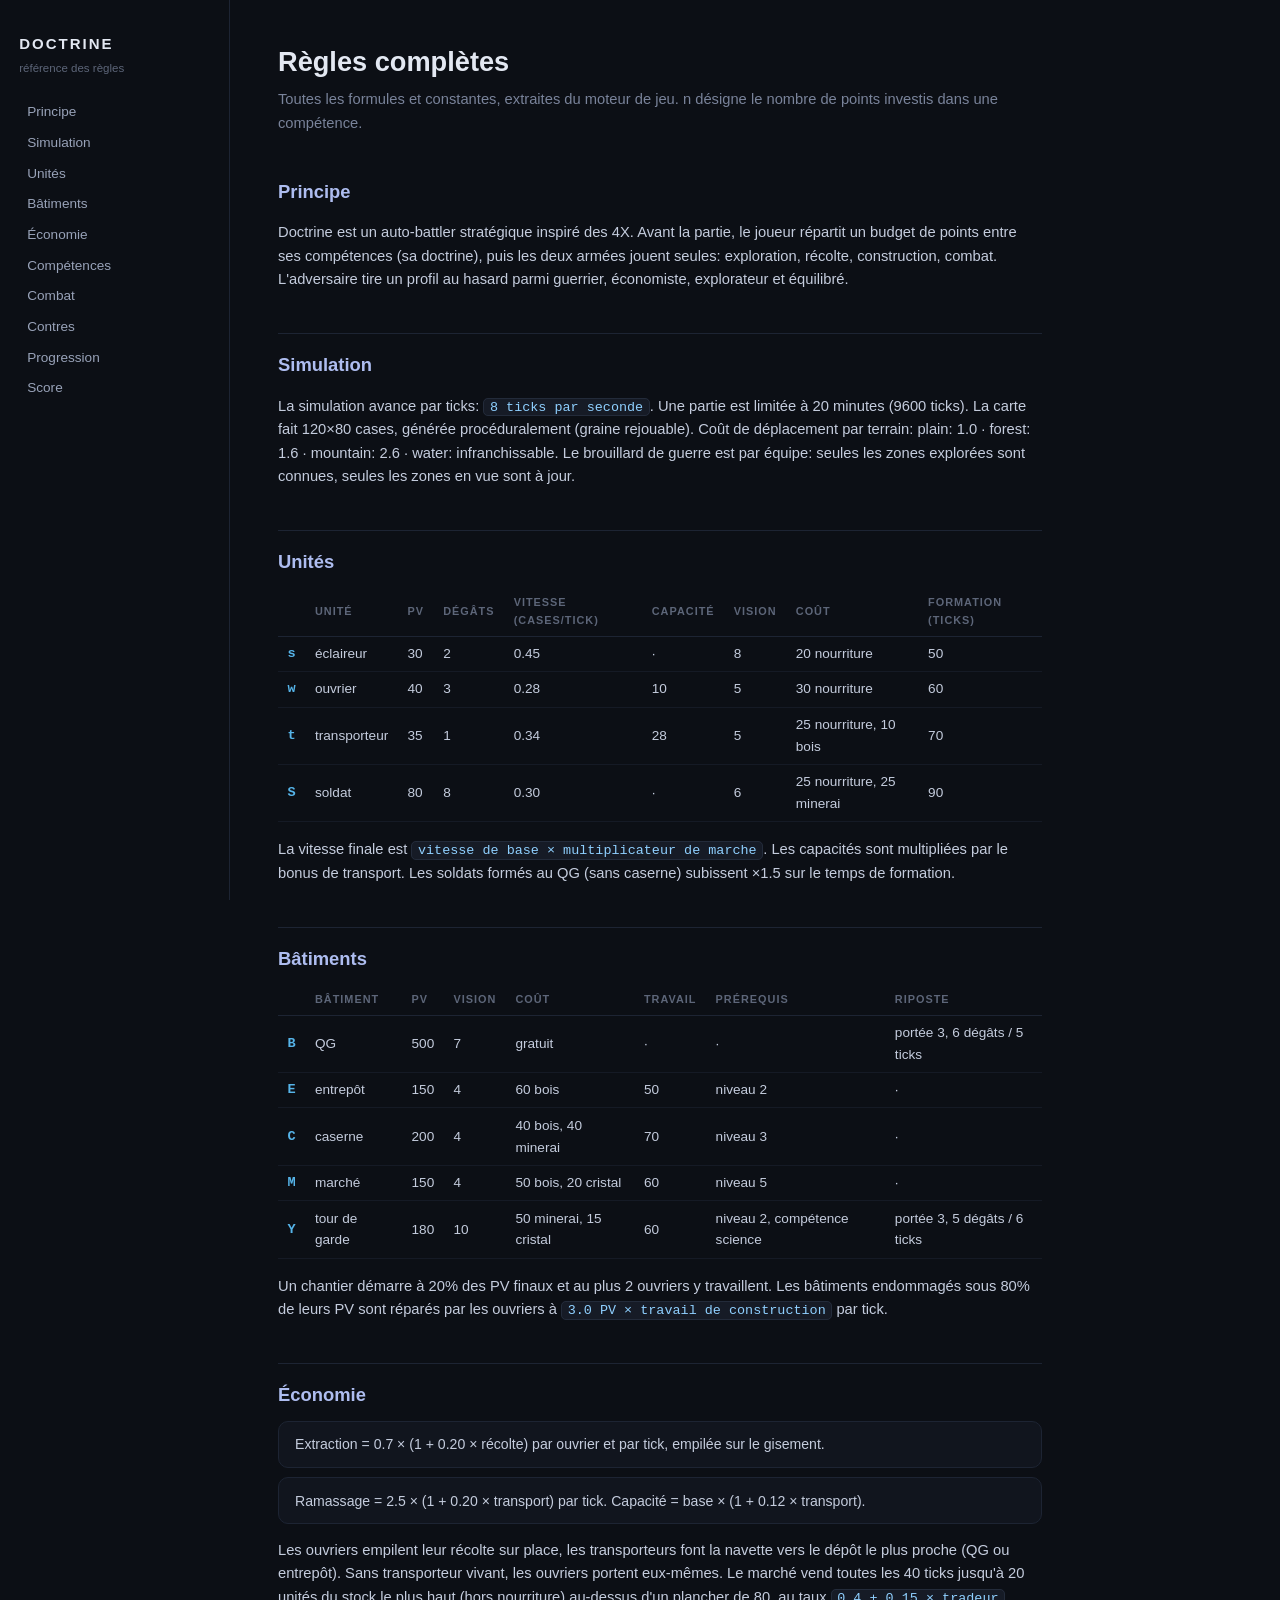
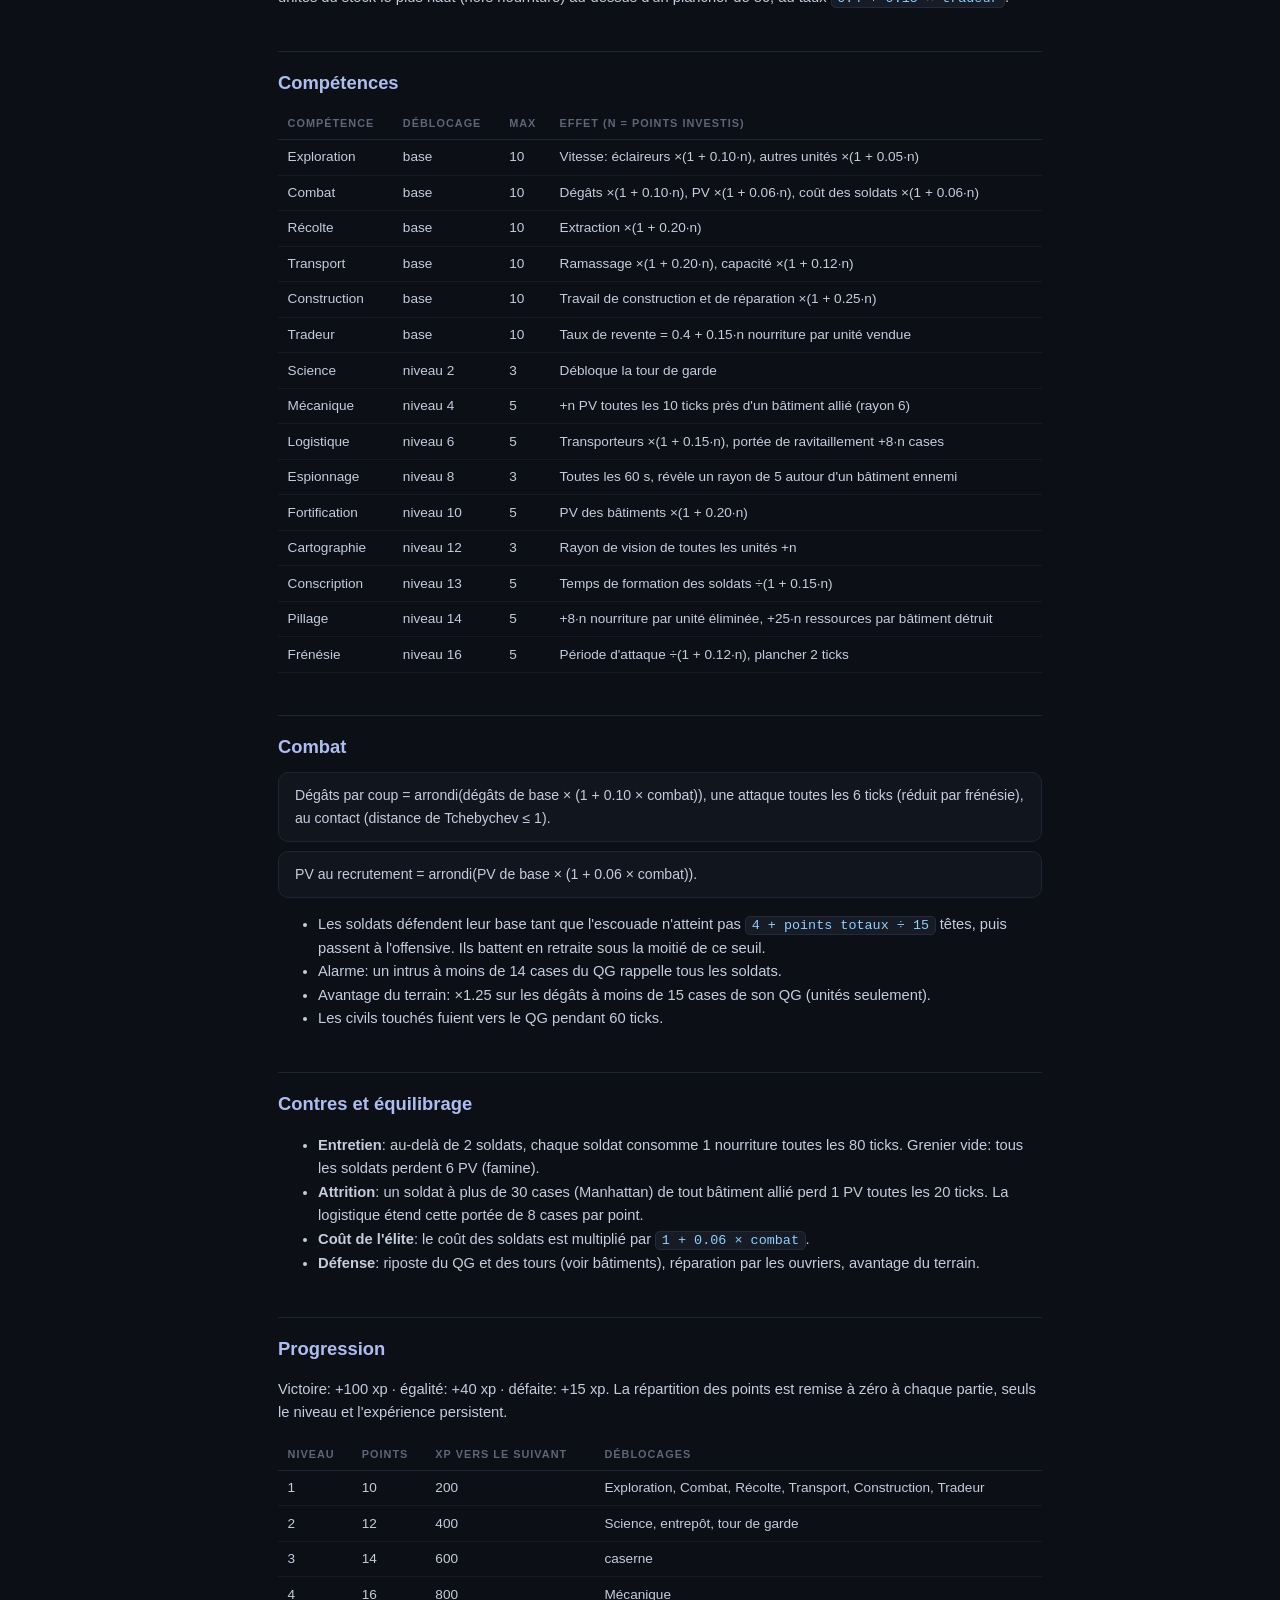
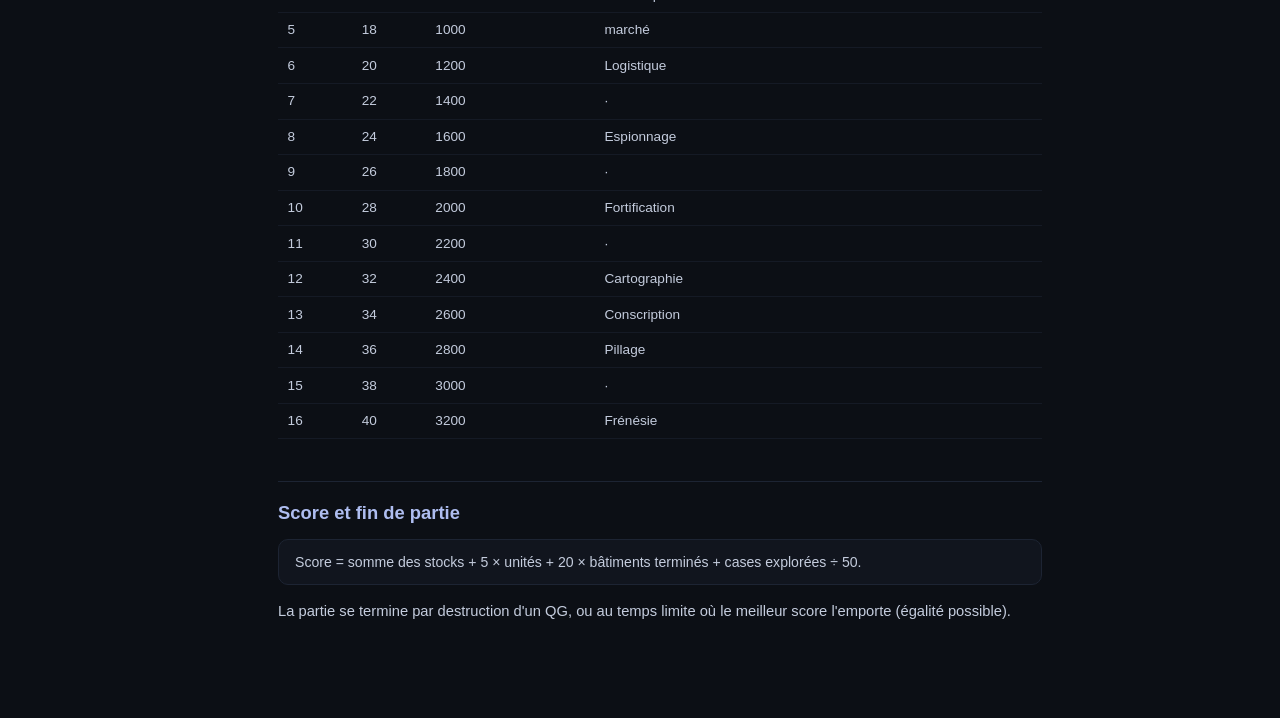
<file: docs/regles.html>
<!DOCTYPE html>
<html lang="fr">
<head>
<meta charset="utf-8">
<meta name="viewport" content="width=device-width, initial-scale=1">
<title>Doctrine · Règles complètes</title>
<style>
:root { color-scheme: dark; }
* { box-sizing: border-box; }
body {
  margin: 0; background: #0c0f15; color: #e3e8f2;
  font: 15px/1.6 -apple-system, BlinkMacSystemFont, "Segoe UI", sans-serif;
}
.layout { display: grid; grid-template-columns: 230px 1fr; min-height: 100vh; }
nav {
  border-right: 1px solid #1d2433; padding: 2rem 1.2rem;
  position: sticky; top: 0; height: 100vh; overflow-y: auto;
}
nav .brand { font-weight: 800; letter-spacing: 2px; margin-bottom: .2rem; }
nav .vtag { color: #5d6679; font-size: .72rem; margin-bottom: 1.2rem; }
nav a {
  display: block; color: #98a2b8; text-decoration: none;
  padding: .28rem .5rem; border-radius: 7px; font-size: .85rem;
}
nav a:hover { color: #56b4e9; background: rgba(86,180,233,.06); }
main { padding: 2.5rem 3rem 5rem; max-width: 860px; }
h1 { margin: 0 0 .3rem; font-size: 1.7rem; }
.sub { color: #79839a; margin: 0 0 2rem; }
h2 {
  margin: 2.6rem 0 .7rem; font-size: 1.15rem; color: #aebdf0;
  padding-top: 1rem; border-top: 1px solid #1d2433;
}
h2:first-of-type { border-top: none; padding-top: 0; }
p, li { color: #c4ccdd; font-size: .92rem; }
code {
  background: #161b26; border: 1px solid #232b3a; border-radius: 5px;
  padding: .05rem .35rem; font-size: .84rem; color: #8fd0ff;
}
table { border-collapse: collapse; width: 100%; margin: .7rem 0 1rem; }
th, td { padding: .4rem .6rem; text-align: left; font-size: .85rem; }
th {
  color: #5d6679; font-weight: 600; font-size: .68rem;
  text-transform: uppercase; letter-spacing: 1px;
  border-bottom: 1px solid #1d2433;
}
td { border-bottom: 1px solid #151a25; color: #c4ccdd; }
td.sym { color: #56b4e9; font-weight: 700; font-family: monospace; }
.formula {
  background: #11151e; border: 1px solid #1d2433; border-radius: 10px;
  padding: .7rem 1rem; margin: .6rem 0; font-size: .88rem; color: #c4ccdd;
}
.back { color: #56b4e9; text-decoration: none; font-size: .85rem; }
</style>
</head>
<body>
<div class="layout">
<nav>
<div class="brand">DOCTRINE</div>
<div class="vtag">référence des règles</div>
<a href="#principe">Principe</a><a href="#simulation">Simulation</a><a href="#unites">Unités</a><a href="#batiments">Bâtiments</a><a href="#economie">Économie</a><a href="#competences">Compétences</a><a href="#combat">Combat</a><a href="#contres">Contres</a><a href="#progression">Progression</a><a href="#score">Score</a>
</nav>
<main>
<h1>Règles complètes</h1>
<p class="sub">Toutes les formules et constantes, extraites du moteur de
jeu. n désigne le nombre de points investis dans une compétence.</p>

<h2 id="principe">Principe</h2>
<p>Doctrine est un auto-battler stratégique inspiré des 4X. Avant la
partie, le joueur répartit un budget de points entre ses compétences
(sa doctrine), puis les deux armées jouent seules: exploration, récolte,
construction, combat. L'adversaire tire un profil au hasard parmi
guerrier, économiste, explorateur et équilibré.</p>

<h2 id="simulation">Simulation</h2>
<p>La simulation avance par ticks: <code>8 ticks
par seconde</code>. Une partie est limitée à 20 minutes
(9600 ticks). La carte fait 120×80 cases,
générée procéduralement (graine rejouable). Coût de déplacement par
terrain: plain: 1.0 · forest: 1.6 · mountain: 2.6 · water: infranchissable. Le brouillard de guerre est par équipe: seules
les zones explorées sont connues, seules les zones en vue sont à jour.</p>

<h2 id="unites">Unités</h2>
<table><tr><th></th><th>Unité</th><th>PV</th><th>Dégâts</th><th>Vitesse (cases/tick)</th><th>Capacité</th><th>Vision</th><th>Coût</th><th>Formation (ticks)</th></tr><tr><td class="sym">s</td><td>éclaireur</td><td>30</td><td>2</td><td>0.45</td><td>·</td><td>8</td><td>20 nourriture</td><td>50</td></tr><tr><td class="sym">w</td><td>ouvrier</td><td>40</td><td>3</td><td>0.28</td><td>10</td><td>5</td><td>30 nourriture</td><td>60</td></tr><tr><td class="sym">t</td><td>transporteur</td><td>35</td><td>1</td><td>0.34</td><td>28</td><td>5</td><td>25 nourriture, 10 bois</td><td>70</td></tr><tr><td class="sym">S</td><td>soldat</td><td>80</td><td>8</td><td>0.30</td><td>·</td><td>6</td><td>25 nourriture, 25 minerai</td><td>90</td></tr></table>
<p>La vitesse finale est <code>vitesse de base × multiplicateur de
marche</code>. Les capacités sont multipliées par le bonus de transport.
Les soldats formés au QG (sans caserne) subissent ×1.5 sur le temps de
formation.</p>

<h2 id="batiments">Bâtiments</h2>
<table><tr><th></th><th>Bâtiment</th><th>PV</th><th>Vision</th><th>Coût</th><th>Travail</th><th>Prérequis</th><th>Riposte</th></tr><tr><td class="sym">B</td><td>QG</td><td>500</td><td>7</td><td>gratuit</td><td>·</td><td>·</td><td>portée 3, 6 dégâts / 5 ticks</td></tr><tr><td class="sym">E</td><td>entrepôt</td><td>150</td><td>4</td><td>60 bois</td><td>50</td><td>niveau 2</td><td>·</td></tr><tr><td class="sym">C</td><td>caserne</td><td>200</td><td>4</td><td>40 bois, 40 minerai</td><td>70</td><td>niveau 3</td><td>·</td></tr><tr><td class="sym">M</td><td>marché</td><td>150</td><td>4</td><td>50 bois, 20 cristal</td><td>60</td><td>niveau 5</td><td>·</td></tr><tr><td class="sym">Y</td><td>tour de garde</td><td>180</td><td>10</td><td>50 minerai, 15 cristal</td><td>60</td><td>niveau 2, compétence science</td><td>portée 3, 5 dégâts / 6 ticks</td></tr></table>
<p>Un chantier démarre à 20% des PV finaux et au plus
2 ouvriers y travaillent. Les bâtiments endommagés
sous 80% de leurs PV sont réparés par les ouvriers à
<code>3.0 PV × travail de construction</code> par tick.</p>

<h2 id="economie">Économie</h2>
<div class="formula">Extraction = 0.7 × (1 + 0.20 × récolte) par ouvrier
et par tick, empilée sur le gisement.</div>
<div class="formula">Ramassage = 2.5 × (1 + 0.20 × transport) par tick.
Capacité = base × (1 + 0.12 × transport).</div>
<p>Les ouvriers empilent leur récolte sur place, les transporteurs font
la navette vers le dépôt le plus proche (QG ou entrepôt). Sans
transporteur vivant, les ouvriers portent eux-mêmes. Le marché vend
toutes les 40 ticks jusqu'à 20
unités du stock le plus haut (hors nourriture) au-dessus d'un plancher de
80, au taux <code>0.4 + 0.15 × tradeur</code>.</p>

<h2 id="competences">Compétences</h2>
<table><tr><th>Compétence</th><th>Déblocage</th><th>Max</th><th>Effet (n = points investis)</th></tr><tr><td>Exploration</td><td>base</td><td>10</td><td>Vitesse: éclaireurs ×(1 + 0.10·n), autres unités ×(1 + 0.05·n)</td></tr><tr><td>Combat</td><td>base</td><td>10</td><td>Dégâts ×(1 + 0.10·n), PV ×(1 + 0.06·n), coût des soldats ×(1 + 0.06·n)</td></tr><tr><td>Récolte</td><td>base</td><td>10</td><td>Extraction ×(1 + 0.20·n)</td></tr><tr><td>Transport</td><td>base</td><td>10</td><td>Ramassage ×(1 + 0.20·n), capacité ×(1 + 0.12·n)</td></tr><tr><td>Construction</td><td>base</td><td>10</td><td>Travail de construction et de réparation ×(1 + 0.25·n)</td></tr><tr><td>Tradeur</td><td>base</td><td>10</td><td>Taux de revente = 0.4 + 0.15·n nourriture par unité vendue</td></tr><tr><td>Science</td><td>niveau 2</td><td>3</td><td>Débloque la tour de garde</td></tr><tr><td>Mécanique</td><td>niveau 4</td><td>5</td><td>+n PV toutes les 10 ticks près d&#x27;un bâtiment allié (rayon 6)</td></tr><tr><td>Logistique</td><td>niveau 6</td><td>5</td><td>Transporteurs ×(1 + 0.15·n), portée de ravitaillement +8·n cases</td></tr><tr><td>Espionnage</td><td>niveau 8</td><td>3</td><td>Toutes les 60 s, révèle un rayon de 5 autour d&#x27;un bâtiment ennemi</td></tr><tr><td>Fortification</td><td>niveau 10</td><td>5</td><td>PV des bâtiments ×(1 + 0.20·n)</td></tr><tr><td>Cartographie</td><td>niveau 12</td><td>3</td><td>Rayon de vision de toutes les unités +n</td></tr><tr><td>Conscription</td><td>niveau 13</td><td>5</td><td>Temps de formation des soldats ÷(1 + 0.15·n)</td></tr><tr><td>Pillage</td><td>niveau 14</td><td>5</td><td>+8·n nourriture par unité éliminée, +25·n ressources par bâtiment détruit</td></tr><tr><td>Frénésie</td><td>niveau 16</td><td>5</td><td>Période d&#x27;attaque ÷(1 + 0.12·n), plancher 2 ticks</td></tr></table>

<h2 id="combat">Combat</h2>
<div class="formula">Dégâts par coup = arrondi(dégâts de base ×
(1 + 0.10 × combat)), une attaque toutes les
6 ticks (réduit par frénésie), au contact
(distance de Tchebychev ≤ 1).</div>
<div class="formula">PV au recrutement = arrondi(PV de base ×
(1 + 0.06 × combat)).</div>
<ul>
<li>Les soldats défendent leur base tant que l'escouade n'atteint pas
<code>4 + points totaux ÷ 15</code> têtes, puis passent
à l'offensive. Ils battent en retraite sous la moitié de ce seuil.</li>
<li>Alarme: un intrus à moins de 14 cases du QG rappelle tous
les soldats.</li>
<li>Avantage du terrain: ×1.25 sur les dégâts à moins de
15 cases de son QG (unités seulement).</li>
<li>Les civils touchés fuient vers le QG pendant 60 ticks.</li>
</ul>

<h2 id="contres">Contres et équilibrage</h2>
<ul>
<li><b>Entretien</b>: au-delà de 2 soldats, chaque
soldat consomme 1 nourriture toutes les 80 ticks.
Grenier vide: tous les soldats perdent 6 PV
(famine).</li>
<li><b>Attrition</b>: un soldat à plus de 30
cases (Manhattan) de tout bâtiment allié perd
1 PV toutes les 20
ticks. La logistique étend cette portée de
8 cases par point.</li>
<li><b>Coût de l'élite</b>: le coût des soldats est multiplié par
<code>1 + 0.06 × combat</code>.</li>
<li><b>Défense</b>: riposte du QG et des tours (voir bâtiments),
réparation par les ouvriers, avantage du terrain.</li>
</ul>

<h2 id="progression">Progression</h2>
<p>Victoire: +100 xp · égalité: +40 xp · défaite:
+15 xp. La répartition des points est remise à zéro à chaque
partie, seuls le niveau et l'expérience persistent.</p>
<table><tr><th>Niveau</th><th>Points</th><th>XP vers le suivant</th><th>Déblocages</th></tr><tr><td>1</td><td>10</td><td>200</td><td>Exploration, Combat, Récolte, Transport, Construction, Tradeur</td></tr><tr><td>2</td><td>12</td><td>400</td><td>Science, entrepôt, tour de garde</td></tr><tr><td>3</td><td>14</td><td>600</td><td>caserne</td></tr><tr><td>4</td><td>16</td><td>800</td><td>Mécanique</td></tr><tr><td>5</td><td>18</td><td>1000</td><td>marché</td></tr><tr><td>6</td><td>20</td><td>1200</td><td>Logistique</td></tr><tr><td>7</td><td>22</td><td>1400</td><td>·</td></tr><tr><td>8</td><td>24</td><td>1600</td><td>Espionnage</td></tr><tr><td>9</td><td>26</td><td>1800</td><td>·</td></tr><tr><td>10</td><td>28</td><td>2000</td><td>Fortification</td></tr><tr><td>11</td><td>30</td><td>2200</td><td>·</td></tr><tr><td>12</td><td>32</td><td>2400</td><td>Cartographie</td></tr><tr><td>13</td><td>34</td><td>2600</td><td>Conscription</td></tr><tr><td>14</td><td>36</td><td>2800</td><td>Pillage</td></tr><tr><td>15</td><td>38</td><td>3000</td><td>·</td></tr><tr><td>16</td><td>40</td><td>3200</td><td>Frénésie</td></tr></table>

<h2 id="score">Score et fin de partie</h2>
<div class="formula">Score = somme des stocks + 5 × unités + 20 ×
bâtiments terminés + cases explorées ÷ 50.</div>
<p>La partie se termine par destruction d'un QG, ou au temps limite où
le meilleur score l'emporte (égalité possible).</p>

</main>
</div>
</body>
</html>
</file>
